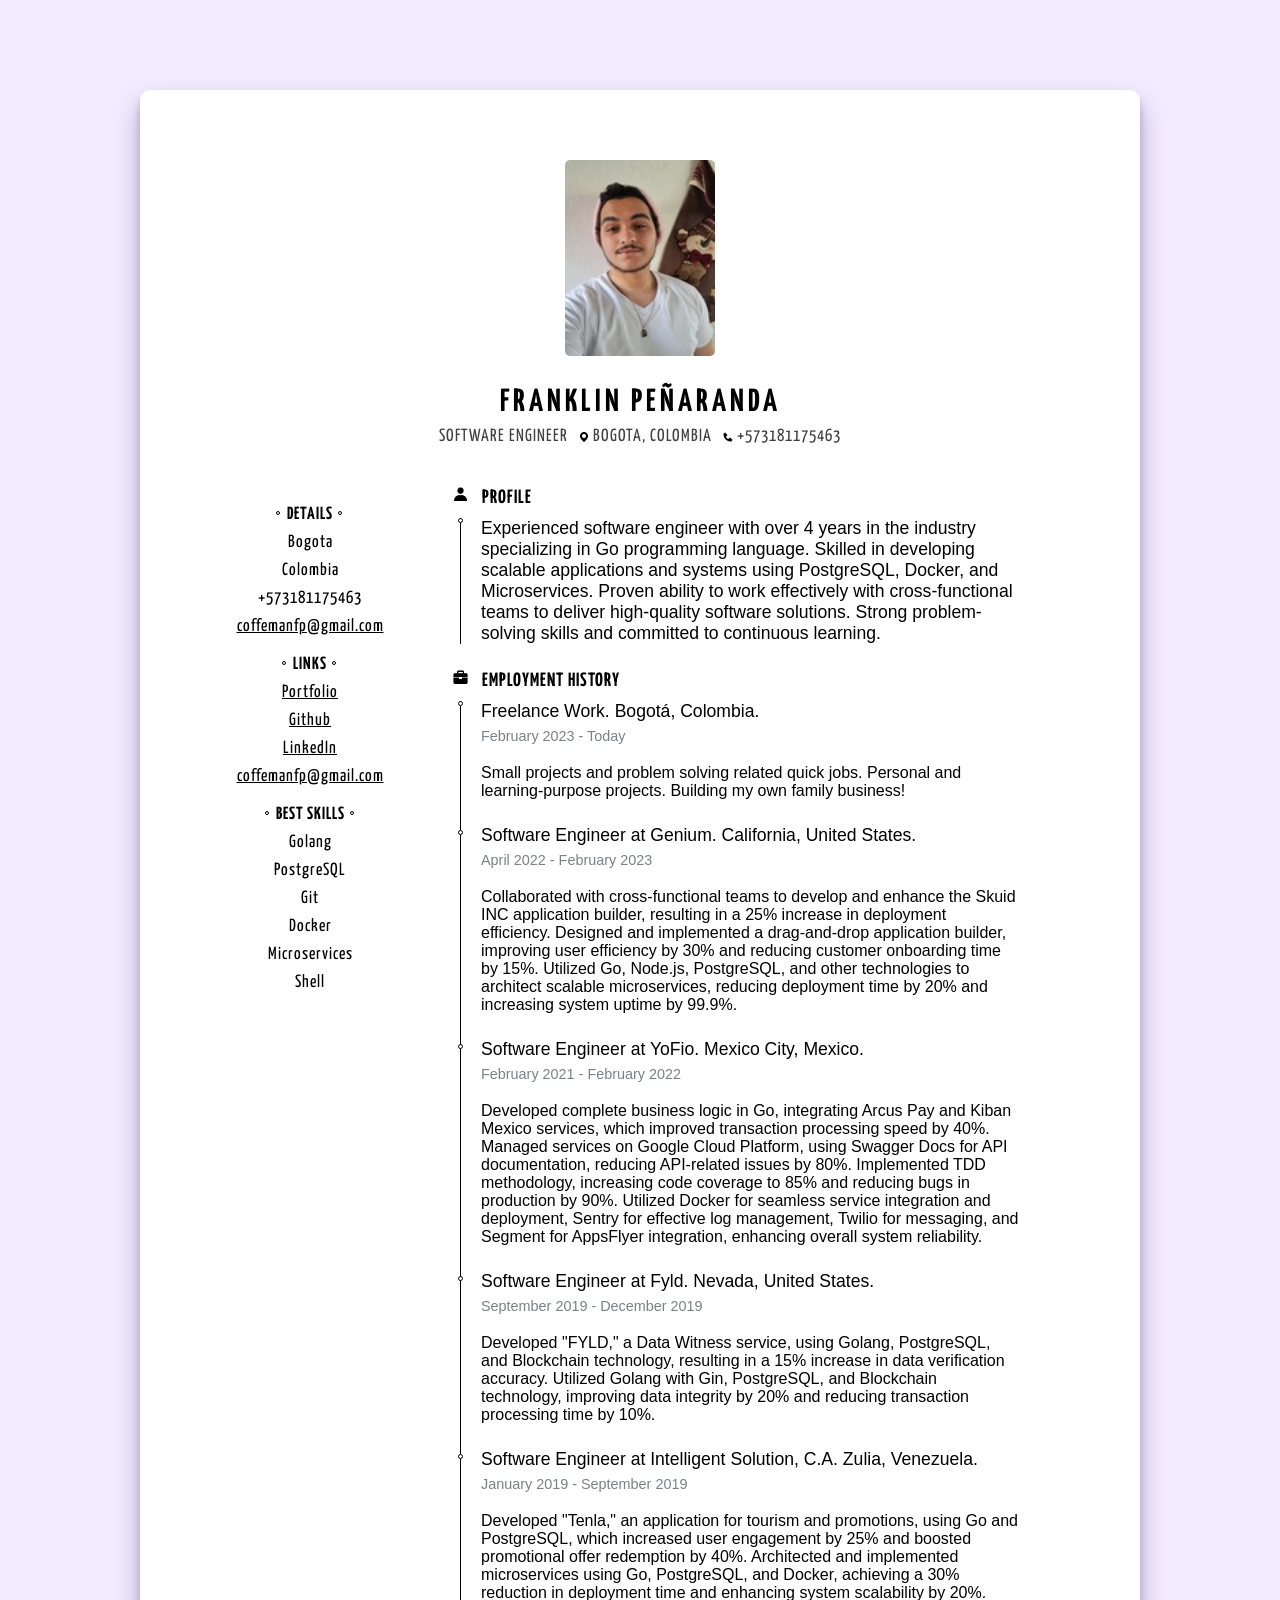
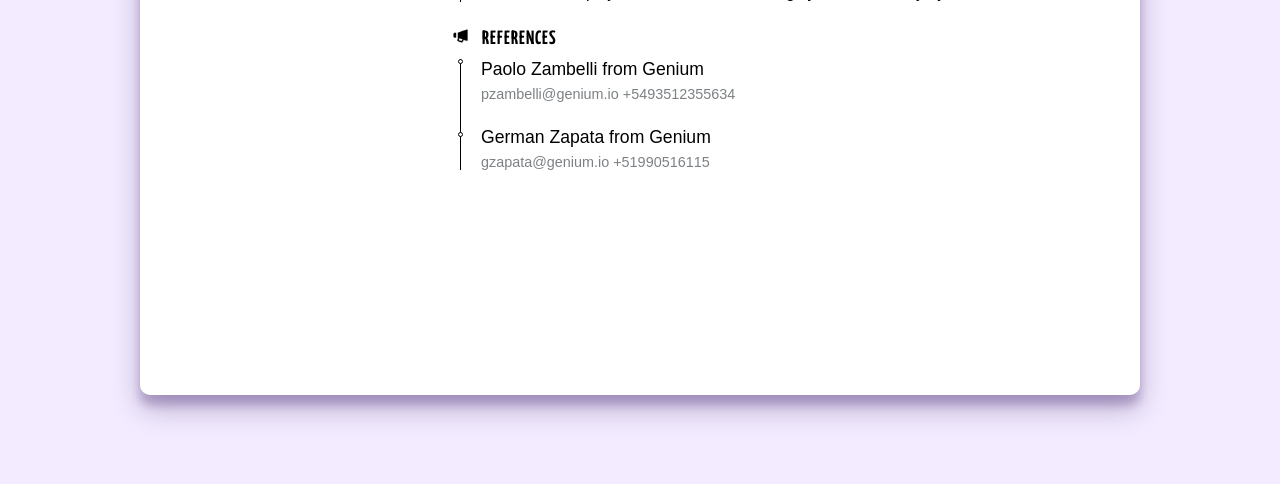
<file: docs/index.html>
<!DOCTYPE html>
<html lang="en">

<head>
    <meta charset="UTF-8">
    <meta http-equiv="X-UA-Compatible" content="IE=edge">
    <meta name="viewport" content="width=device-width, initial-scale=1.0">
    <link rel="stylesheet" href="style.css">
    <link rel="preconnect" href="https://fonts.googleapis.com">
    <link rel="preconnect" href="https://fonts.gstatic.com" crossorigin>
    <link href="https://fonts.googleapis.com/css2?family=Yanone+Kaffeesatz:wght@300&display=swap" rel="stylesheet">
    <link rel="shortcut icon" href="favicon.ico" type="image/x-icon">
    <title>Franklin Peñaranda | Curriculum Vitae</title>
</head>

<body>
    <div class="resume">
        <header class="main-info">
            <img class="main-info__photo" src="me.jpg" alt="Franklin Peñaranda photo">
            <h1 class="main-info__name">Franklin Peñaranda</h1>
            <div class="main-info__contact-info">
                <div class="main-info__info">
                    <p>Software Engineer</p>
                </div>
                <div class="main-info__info">
                    <img class="main-info__icon"
                        src="[data-uri]" /></span>
                    <p>Bogota, Colombia</p>
                </div>
                <div class="main-info__info">
                    <img class="main-info__icon"
                        src="[data-uri]" />
                    <p>+573181175463</p>
                </div>
            </div>
        </header>
        <div class="resume__content">
            <aside class="more-info">
                <section class="more-info__section">
                    <h3 class="more-info__title">Details</h3>
                    <p class="more-info__text">Bogota</p>
                    <p class="more-info__text">Colombia</p>
                    <p class="more-info__text">+573181175463</p>
                    <a class="more-info__link" href="mailto:coffemanfp@gmail.com">coffemanfp@gmail.com</a>
                </section>
                <section class="more-info__section">
                    <h3 class="more-info__title">Links</h3>
                    <a class="more-info__link" href="https://coffemanfp.github.io/portfolio/">Portfolio</a>
                    <a class="more-info__link" href="https://github.com/coffemanfp">Github</a>
                    <a class="more-info__link" href="https://linkedin.com/in/coffemanfp">LinkedIn</a>
                    <a class="more-info__link" href="mailto:coffemanfp@gmail.com">coffemanfp@gmail.com</a>
                </section>
                <section class="more-info__section">
                    <h3 class="more-info__title">Best Skills</h3>
                    <p class="more-info__text">Golang</p>
                    <p class="more-info__text">PostgreSQL</p>
                    <p class="more-info__text">Git</p>
                    <p class="more-info__text">Docker</p>
                    <p class="more-info__text">Microservices</p>
                    <p class="more-info__text">Shell</p>
                </section>
            </aside>
            <main class="main">
                <section class="section">
                    <img class="section__icon"
                        src="[data-uri]" />
                    <h2 class="section__title">Profile</h2>
                    <div class="section__items">
                        <div class="section-item">
                            <p class="section__description">
                                Experienced software engineer with over 4 years in the industry specializing in Go programming language. Skilled in developing scalable applications and systems using PostgreSQL, Docker, and Microservices. Proven ability to work effectively with cross-functional teams to deliver high-quality software solutions. Strong problem-solving skills and committed to continuous learning.
                            </p>
                        </div>
                    </div>
                </section>
                <section class="section">
                    <img class="section__icon"
                        src="[data-uri]" />
                    <h2 class="section__title">Employment History</h2>
                    <div class="section__items">
                        <div class="section-item">
                            <p class="section-item__title">Freelance Work. Bogotá, Colombia.</p>
                            <p class="section-item__details">February 2023 - Today</p>
                            <p class="section-item__description">
                                Small projects and problem solving related quick jobs. Personal and learning-purpose
                                projects. Building my own family business!
                            </p>
                        </div>
                        <div class="section-item">
                            <p class="section-item__title">Software Engineer at Genium. California, United States.</p>
                            <p class="section-item__details">April 2022 - February 2023</p>
                            <p class="section-item__description">
                                Collaborated with cross-functional teams to develop and enhance the Skuid INC application builder, resulting in a 25% increase in deployment efficiency.
                                Designed and implemented a drag-and-drop application builder, improving user efficiency by 30% and reducing customer onboarding time by 15%.
                                Utilized Go, Node.js, PostgreSQL, and other technologies to architect scalable microservices, reducing deployment time by 20% and increasing system uptime by 99.9%.
                            </p>
                        </div>
                        <div class="section-item">
                            <p class="section-item__title">Software Engineer at YoFio. Mexico City, Mexico.</p>
                            <p class="section-item__details">February 2021 - February 2022</p>
                            <p class="section-item__description">
                                Developed complete business logic in Go, integrating Arcus Pay and Kiban Mexico services, which improved transaction processing speed by 40%.
                                Managed services on Google Cloud Platform, using Swagger Docs for API documentation, reducing API-related issues by 80%.
                                Implemented TDD methodology, increasing code coverage to 85% and reducing bugs in production by 90%.
                                Utilized Docker for seamless service integration and deployment, Sentry for effective log management, Twilio for messaging, and Segment for AppsFlyer integration, enhancing overall system reliability.
                            </p>
                        </div>
                        <div class="section-item">
                            <p class="section-item__title">Software Engineer at Fyld. Nevada, United States.</p>
                            <p class="section-item__details">September 2019 - December 2019</p>
                            <p class="section-item__description">
                                Developed "FYLD," a Data Witness service, using Golang, PostgreSQL, and Blockchain technology, resulting in a 15% increase in data verification accuracy.
                                Utilized Golang with Gin, PostgreSQL, and Blockchain technology, improving data integrity by 20% and reducing transaction processing time by 10%.
                            </p>
                        </div>
                        <div class="section-item">
                            <p class="section-item__title">Software Engineer at Intelligent Solution, C.A. Zulia,
                                Venezuela.</p>
                            <p class="section-item__details">January 2019 - September 2019</p>
                            <p class="section-item__description">
                                Developed "Tenla," an application for tourism and promotions, using Go and PostgreSQL, which increased user engagement by 25% and boosted promotional offer redemption by 40%.
                                Architected and implemented microservices using Go, PostgreSQL, and Docker, achieving a 30% reduction in deployment time and enhancing system scalability by 20%.
                            </p>
                        </div>
                    </div>
                </section>
                <section class="section">
                    <img class="section__icon"
                        src="[data-uri]" />
                    <h2 class="section__title">References</h2>
                    <div class="section__items">
                        <div class="section-item">
                            <p class="section-item__title">Paolo Zambelli from Genium</p>
                            <p class="section-item__details">pzambelli@genium.io +5493512355634</p>
                        </div>
                        <div class="section-item">
                            <p class="section-item__title">German Zapata from Genium</p>
                            <p class="section-item__details">gzapata@genium.io +51990516115</p>
                        </div>
                    </div>
                </section>
            </main>
        </div>
    </div>
</body>

</html>
</file>
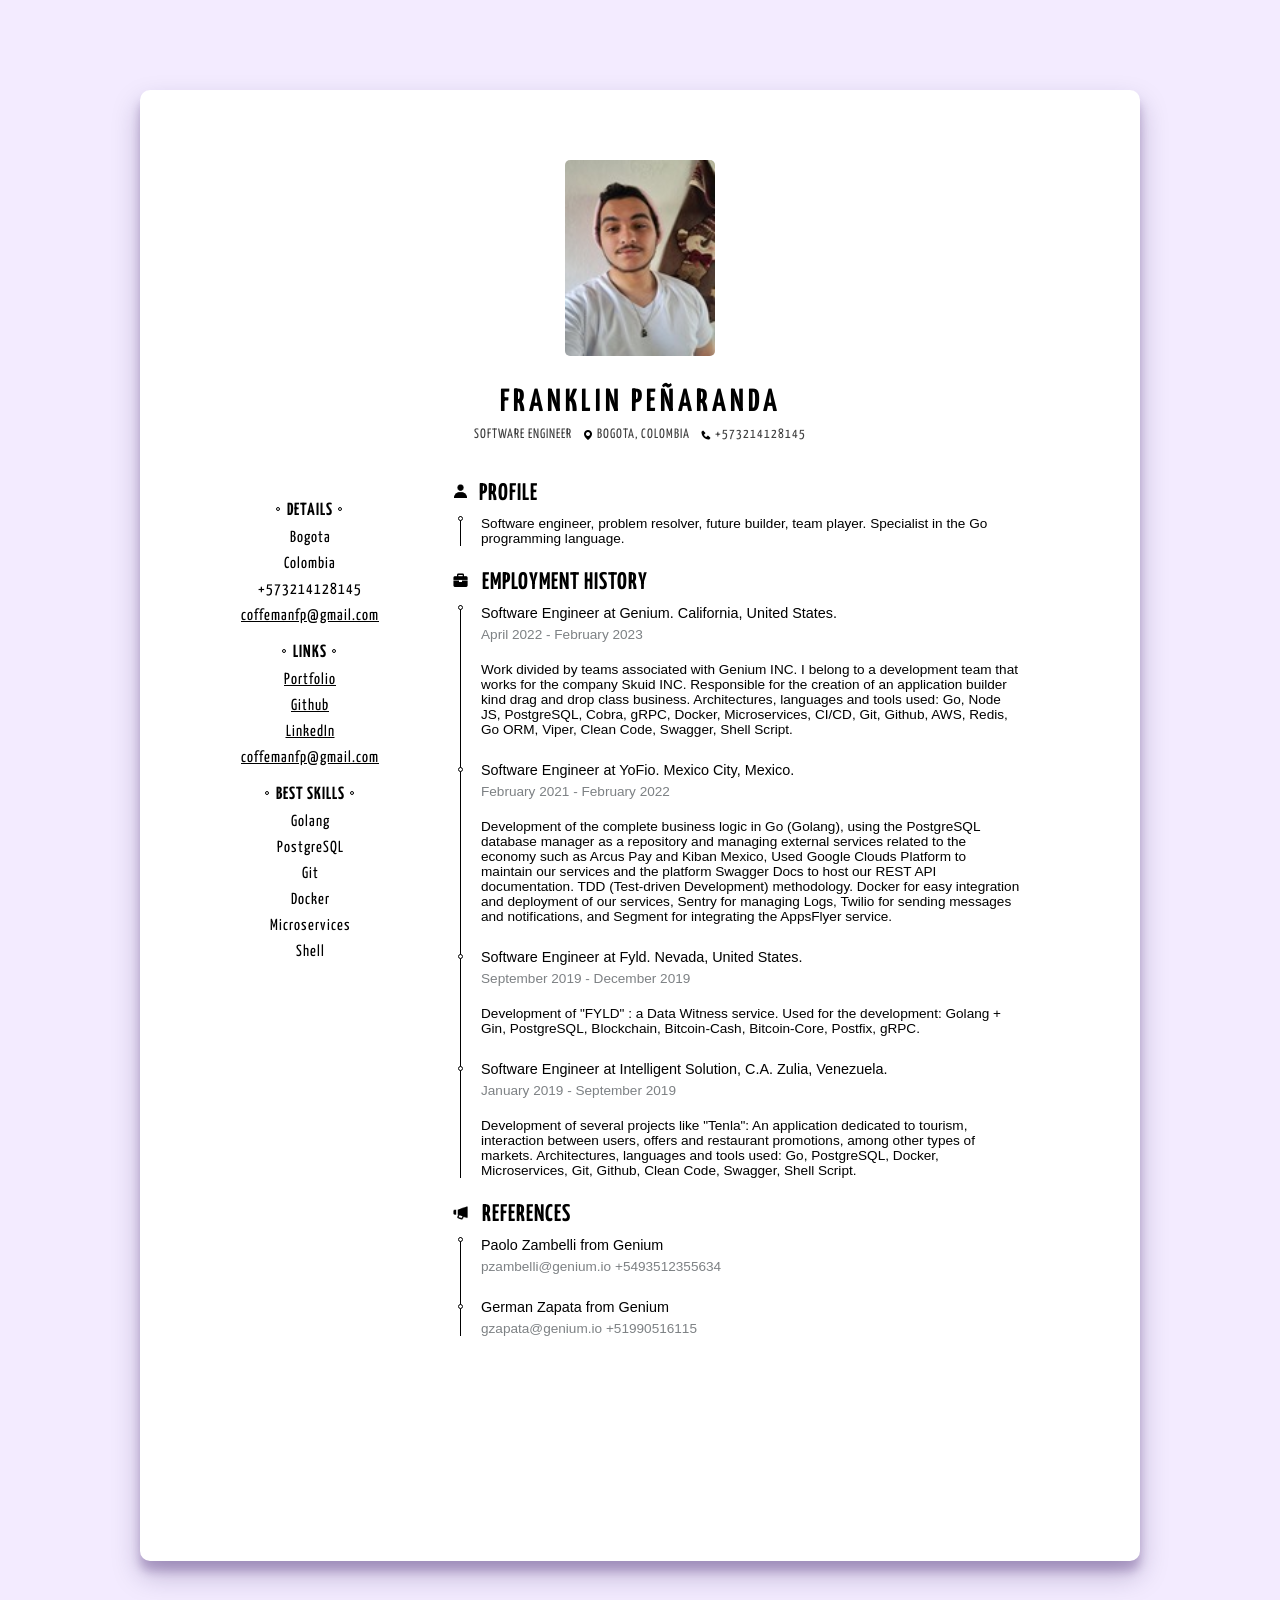
<file: static/index.html>
<!DOCTYPE html>
<html lang="en">
<head>
    <meta charset="UTF-8">
    <meta http-equiv="X-UA-Compatible" content="IE=edge">
    <meta name="viewport" content="width=device-width, initial-scale=1.0">
    <link rel="stylesheet" href="style.css">
    <link rel="preconnect" href="https://fonts.googleapis.com">
    <link rel="preconnect" href="https://fonts.gstatic.com" crossorigin>
    <link href="https://fonts.googleapis.com/css2?family=Yanone+Kaffeesatz:wght@300&display=swap" rel="stylesheet">
    <title>Franlin Peñaranda | Curriculum Vitae</title>
</head>
<body>
    <div class="resume">
        <header class="main-info">
            <img class="main-info__photo" src="me.jpg" alt="Franklin Peñaranda photo">
            <h1 class="main-info__name">Franklin Peñaranda</h1>
            <div class="main-info__contact-info">
                <div class="main-info__info">
                    <p>Software Engineer</p>
                </div>
                <div class="main-info__info">
                    <img class="main-info__icon" src="[data-uri]"/></span>
                    <p>Bogota, Colombia</p>
                </div>
                <div class="main-info__info">
                    <img class="main-info__icon" src="[data-uri]"/>
                    <p>+573214128145</p>
                </div>
            </div>
        </header>
        <div class="resume__content">
            <aside class="more-info">
                <section class="more-info__section">
                    <h3 class="more-info__title">Details</h3>
                    <p class="more-info__text">Bogota</p>
                    <p class="more-info__text">Colombia</p>
                    <p class="more-info__text">+573214128145</p>
                    <a class="more-info__link" href="mailto:coffemanfp@gmail.com">coffemanfp@gmail.com</a>
                </section>
                <section class="more-info__section">
                    <h3 class="more-info__title">Links</h3>
                    <a class="more-info__link" href="https://coffemanfp.github.io/me">Portfolio</a>
                    <a class="more-info__link" href="https://github.com/coffemanfp">Github</a>
                    <a class="more-info__link" href="https://linkedin.com/in/coffemanfp">LinkedIn</a>
                    <a class="more-info__link" href="mailto:coffemanfp@gmail.com">coffemanfp@gmail.com</a>
                </section>
                <section class="more-info__section">
                    <h3 class="more-info__title">Best Skills</h3>
                    <p class="more-info__text">Golang</p>
                    <p class="more-info__text">PostgreSQL</p>
                    <p class="more-info__text">Git</p>
                    <p class="more-info__text">Docker</p>
                    <p class="more-info__text">Microservices</p>
                    <p class="more-info__text">Shell</p>
                </section>
            </aside>
            <main class="main">
                <section class="section">
                    <img class="section__icon" src="[data-uri]"/><h2 class="section__title">Profile</h2>
                    <div class="section__items">
                        <div class="section-item">
                            <p class="section__description">Software engineer, problem resolver, future builder, team player. Specialist in the Go programming language.</p>
                        </div>
                    </div>
                </section>
                <section class="section">
                    <img class="section__icon" src="[data-uri]"/>
                    <h2 class="section__title">Employment History</h2>
                    <div class="section__items">
                        <div class="section-item">
                            <p class="section-item__title">Software Engineer at Genium. California, United States.</p>
                            <p class="section-item__details">April 2022 - February 2023</p>
                            <p class="section-item__description">Work divided by teams associated with Genium INC. I belong to a development team that works for the company Skuid INC. Responsible for the creation of an application builder kind drag and drop class business.
                                Architectures, languages and tools used: Go, Node JS, PostgreSQL, Cobra, gRPC, Docker, Microservices, CI/CD, Git, Github, AWS, Redis, Go ORM, Viper, Clean Code, Swagger, Shell Script.</p>
                        </div>
                        <div class="section-item">
                            <p class="section-item__title">Software Engineer at YoFio. Mexico City, Mexico.</p>
                            <p class="section-item__details">February 2021 - February 2022</p>
                            <p class="section-item__description">Development of the complete business logic in Go (Golang), using the PostgreSQL database manager as a repository and managing external services related to the economy such as Arcus Pay and Kiban Mexico, Used Google Clouds Platform to maintain our services and the platform Swagger Docs to host our REST API documentation. TDD (Test-driven Development) methodology. Docker for easy integration and deployment of our services, Sentry for managing Logs, Twilio for sending messages and notifications, and Segment for integrating the AppsFlyer service.</p>
                        </div>
                        <div class="section-item">
                            <p class="section-item__title">Software Engineer at Fyld. Nevada, United States.</p>
                            <p class="section-item__details">September 2019 - December 2019</p>
                            <p class="section-item__description">Development of "FYLD" : a Data Witness service. Used for the development: Golang + Gin, PostgreSQL, Blockchain, Bitcoin-Cash, Bitcoin-Core, Postfix, gRPC.</p>
                        </div>
                        <div class="section-item">
                            <p class="section-item__title">Software Engineer at Intelligent Solution, C.A. Zulia, Venezuela.</p>
                            <p class="section-item__details">January 2019 - September 2019</p>
                            <p class="section-item__description">Development of several projects like "Tenla": An application dedicated to tourism, interaction between users, offers and restaurant promotions, among other types of markets. 
                                Architectures, languages and tools used: Go, PostgreSQL, Docker, Microservices, Git, Github, Clean Code, Swagger, Shell Script.</p>
                            </p>
                        </div>
                    </div>
                </section>
                <section class="section">
                    <img class="section__icon" src="[data-uri]"/>
                    <h2 class="section__title">References</h2>
                    <div class="section__items">
                        <div class="section-item">
                            <p class="section-item__title">Paolo Zambelli from Genium</p>
                            <p class="section-item__details">pzambelli@genium.io  +5493512355634</p>
                        </div>
                        <div class="section-item">
                            <p class="section-item__title">German Zapata from Genium</p>
                            <p class="section-item__details">gzapata@genium.io  +51990516115</p>
                        </div>
                    </div>
                </section>
            </main>
        </div>
    </div>
</body>
</html>
</file>
<file: docs/style.css>
html {
    -webkit-box-sizing: border-box;
    box-sizing: border-box;
    cursor: default;
    -ms-text-size-adjust: 100%;
    -webkit-text-size-adjust: 100%;
}

body {
    position: relative;
    min-height: 100vh;
    overflow-x: hidden;
    background-color: #f3ebff;
    font-family: 'Yanone Kaffeesatz', sans-serif;
    margin: 0;
}

p,
h1,
h2,
h3 {
    margin: 0;
}

a {
    color: inherit;
}

.resume {
    background-color: white;
    border-radius: 10px;
    margin: 7% auto 7% auto;
    box-shadow: rgba(27, 0, 70, 0.25) 0px 14px 28px, rgba(47, 0, 94, 0.22) 0px 10px 10px;
    max-width: 1000px;
}

.resume__content {
    display: flex;
    justify-content: center;
    padding: 0 20px 200px 20px;
}

.main-info {
    padding-top: 7%;
    margin-bottom: 40px;
}

.main-info__photo {
    display: block;
    margin-left: auto;
    margin-right: auto;
    margin-bottom: 30px;
    width: 150px;
    height: 196px;
    border-radius: 5px;
}

.main-info__name {
    text-transform: uppercase;
    text-align: center;
    letter-spacing: 4px;
    margin-bottom: 10px;
}

.main-info__contact-info {
    display: flex;
    justify-content: center;
    align-items: center;
}

.main-info__info {
    display: inline-flex;
    justify-content: center;
    align-items: center;
    margin-left: 5px;
    margin-right: 5px;
    text-transform: uppercase;
}

.main-info__contact-info p {
    display: inline;
    letter-spacing: 1px;
    font-size: 1.1rem;
    color: rgb(65, 65, 65);
}

.main-info__icon {
    height: 12px;
    width: 12px;
    margin-right: 3px;
}

.more-info {
    display: inline;
    width: 30%;
    min-width: 300px;
    text-align: center;
}

.more-info__title {
    position: relative;
    margin-top: 20px;
    text-transform: uppercase;
    font-size: 1.1rem;
}

.more-info__title::after,
.more-info__title::before {
    content: '';
    position: absolute;
    height: 2px;
    width: 2px;
    border: 1px solid black;
    border-radius: 50%;
}

.more-info__title::after {
    margin-top: 5px;
    margin-left: 5px;
}

.more-info__title::before {
    margin-top: 5px;
    margin-left: -11px;
}

.more-info__title,
.more-info__link,
.more-info__text {
    margin-bottom: 10px;
}

.more-info__title,
.more-info__link,
.more-info__text {
    display: block;
    letter-spacing: 1px;
    font-size: 1.1rem;
}

.main {
    display: inline;
    padding-right: 100px;
}

.section__icon,
.section__title {
    display: inline;
}

.section__title {
    text-transform: uppercase;
    letter-spacing: 1px;
    font-size: 1.2rem;
}

.section__description {
    font-size: 1.1rem;
}

.section__items {
    border-left: 1px solid black;
    padding-left: 20px;
    margin-top: 10px;
    margin-bottom: 20px;
    font-family: Roboto, sans-serif;
    font-size: .85em;
    font-weight: lighter;
}

.section-item {
    position: relative;
    margin-bottom: 25px;
}

.section-item__title {
    font-weight: 500;
    font-size: 1.1rem;
    margin-bottom: 6px;
}

.section-item__details {
    color: #7d8184;
    margin-bottom: 20px;
    font-size: 0.9rem;
}

.section-item__description {
    font-size: 1rem;
}

.section-item:not(:first-child)::before {
    top: 5px;
}

.section-item::before {
    content: '';
    position: absolute;
    margin-left: -23px;
    height: 3px;
    width: 3px;
    border: 1px solid black;
    border-radius: 50%;
    background-color: white;
}

.section__icon {
    width: 17px;
    height: 17px;
    margin-left: -8px;
    margin-right: 10px;
}

@media screen and (max-width: 700px) {
    .resume__content {
        display: block;
        justify-content: center;
        padding: 0 20px 50px 20px;
    }

    .resume__content>* {
        display: block;
        margin: 0 auto 50px auto;
        padding: 0 20px 0 20px;
    }
}
</file>
<file: static/style.css>
html {
    -webkit-box-sizing: border-box;
    box-sizing: border-box;
    cursor: default;
    -ms-text-size-adjust: 100%;
    -webkit-text-size-adjust: 100%;
}

body {
    position: relative;
    min-height: 100vh;
    overflow-x: hidden;
    background-color: #f3ebff;
    font-family: 'Yanone Kaffeesatz', sans-serif;
    margin: 0;
}

p, h1, h2, h3 {
    margin: 0;
}

a {
    color: inherit;
}

.resume {
    background-color: white;
    border-radius: 10px;
    margin: 7% auto 7% auto;
    box-shadow: rgba(27, 0, 70, 0.25) 0px 14px 28px, rgba(47, 0, 94, 0.22) 0px 10px 10px;
    max-width: 1000px;
}

.resume__content {
    display: flex;
    justify-content: center;
    padding: 0 20px 200px 20px;
}

.main-info {
    padding-top: 7%;
    margin-bottom: 40px;
}

.main-info__photo {
    display: block;
    margin-left: auto;
    margin-right: auto;
    margin-bottom: 30px;
    width: 150px;
    height: 196px;
    border-radius: 5px;
}

.main-info__name {
    text-transform: uppercase;
    text-align: center;
    letter-spacing: 4px;
    margin-bottom: 10px;
}

.main-info__contact-info {
    display: flex;
    justify-content: center;
    align-items: center;
}

.main-info__info {
    display: inline-flex;
    justify-content: center;
    align-items: center;
    margin-left: 5px;
    margin-right: 5px;
    text-transform: uppercase;
}

.main-info__contact-info p {
    display: inline;
    letter-spacing: 1px;
    font-size: .85rem;
    color: rgb(65, 65, 65);
}

.main-info__icon {
    height: 12px;
    width: 12px;
    margin-right: 3px;
}

.more-info {
    display: inline;
    width: 30%;
    min-width: 300px;
    text-align: center;
}

.more-info__title {
    position: relative;
    margin-top: 20px;
    text-transform: uppercase;
    font-size: 1.1rem;
}

.more-info__title::after, .more-info__title::before {
    content: '';
    position: absolute;
    height: 2px;
    width: 2px;
    border: 1px solid black;
    border-radius: 50%;
}

.more-info__title::after {
    margin-top: 5px;
    margin-left: 5px;
}

.more-info__title::before {
    margin-top: 5px;
    margin-left: -11px;
}

.more-info__title, .more-info__link, .more-info__text {
    margin-bottom: 10px;
}

.more-info__title, .more-info__link, .more-info__text {
    display: block;
    letter-spacing: 1px;
}

.main {
    display: inline;
    padding-right: 100px;
}

.section__icon, .section__title {
    display: inline;
}

.section__title {
    text-transform: uppercase;
    letter-spacing: 1px;
}

.section__items {
    border-left: 1px solid black;
    padding-left: 20px;
    margin-top: 10px;
    margin-bottom: 20px;
    font-family: Roboto, sans-serif;
    font-size: .85em;
    font-weight: lighter;
}

.section-item {
    position: relative;
    margin-bottom: 25px;
}

.section-item__title {
    font-weight: 500;
    font-size: .9rem;
    margin-bottom: 6px;
}

.section-item__details {
    color: #7d8184;
    margin-bottom: 20px;
}

.section-item:not(:first-child)::before {
    top: 5px;
}

.section-item::before {
    content: '';
    position: absolute;
    margin-left: -23px;
    height: 3px;
    width: 3px;
    border: 1px solid black;
    border-radius: 50%;
    background-color: white;
}

.section__icon {
    width: 17px;
    height: 17px;
    margin-left: -8px;
    margin-right: 10px;
}

@media screen and (max-width: 700px) {
    .resume__content {
        display: block;
        justify-content: center;
        padding: 0 20px 50px 20px;
    }

    .resume__content>* {
        display: block;
        margin: 0 auto 50px auto;
        padding: 0 20px 0 20px;
    }
}
</file>
